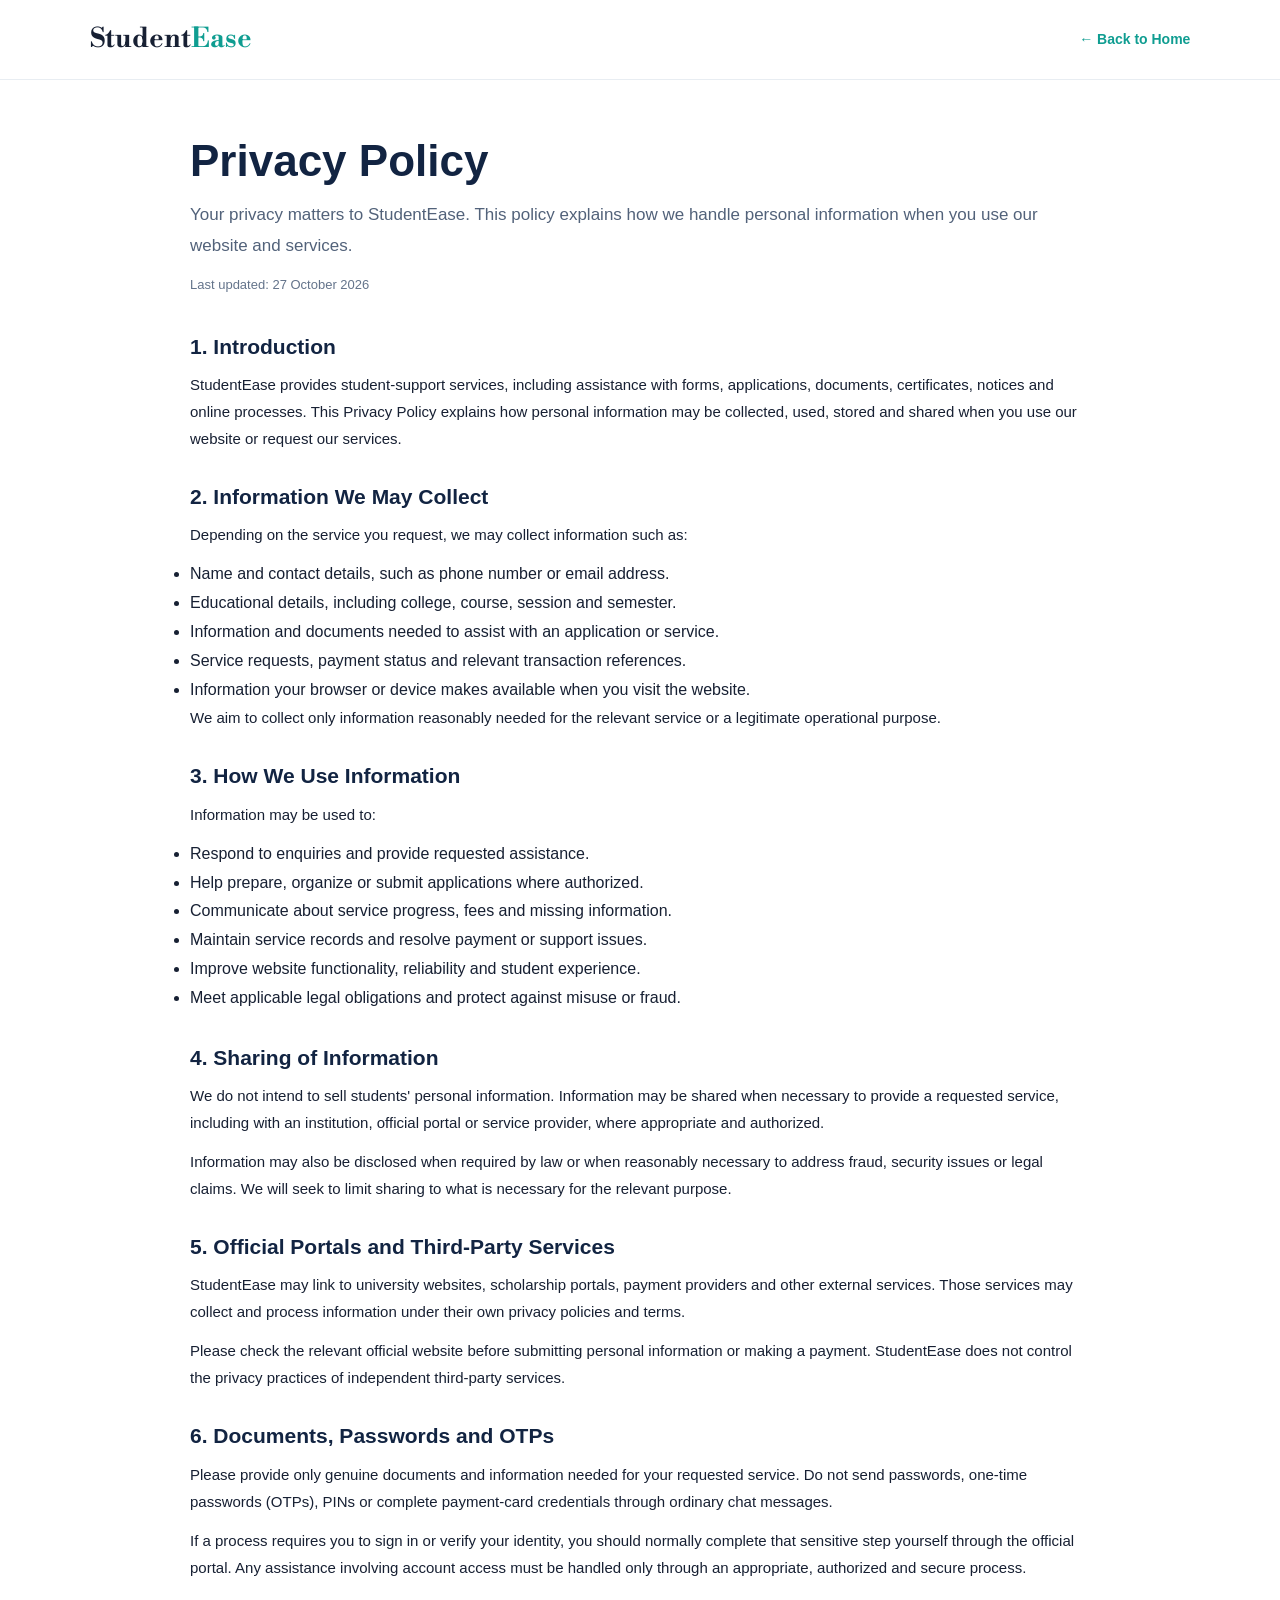
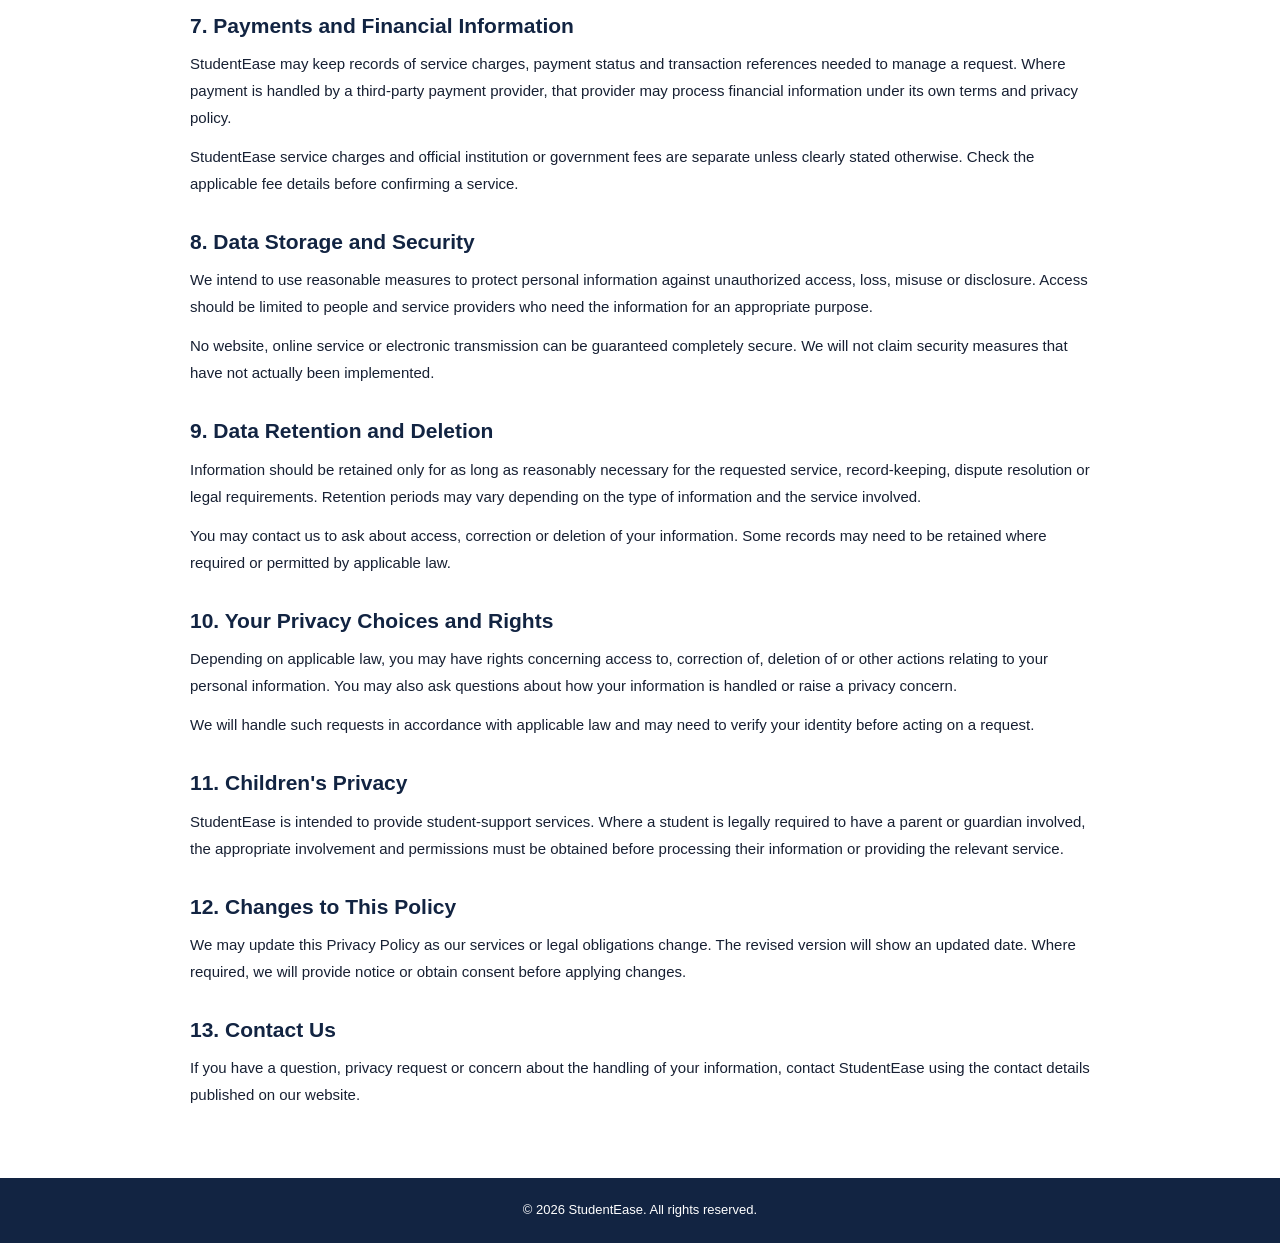
<file: privacy-policy.html>
<!DOCTYPE html>
<html lang="en">
<head>
    <meta charset="UTF-8">
    <meta name="viewport" content="width=device-width, initial-scale=1.0">
    <title>Privacy Policy | StudentEase</title>
    <meta name="description" content="Learn how StudentEase collects, uses, and protects students' personal information.">
    <link rel="stylesheet" href="style.css">
</head>
<body>

    <header class="legal-header">
        <a href="index.html" class="legal-logo">
            Student<span>Ease</span>
        </a>
        <a href="index.html" class="legal-home-link">← Back to Home</a>
    </header>

    <main class="legal-page">
        <h1>Privacy Policy</h1>

        <p class="legal-intro">
            Your privacy matters to StudentEase. This policy explains how we handle
            personal information when you use our website and services.
        </p>

        <p class="legal-updated">Last updated: 27 October 2026</p>

        <section class="legal-section">
            <h2>1. Introduction</h2>
            <p>
        StudentEase provides student-support services, including assistance with
        forms, applications, documents, certificates, notices and online processes.
        This Privacy Policy explains how personal information may be collected,
        used, stored and shared when you use our website or request our services.
    </p>
</section>

<section class="legal-section">
    <h2>2. Information We May Collect</h2>
    <p>Depending on the service you request, we may collect information such as:</p>
    <ul>
        <li>Name and contact details, such as phone number or email address.</li>
        <li>Educational details, including college, course, session and semester.</li>
        <li>Information and documents needed to assist with an application or service.</li>
        <li>Service requests, payment status and relevant transaction references.</li>
        <li>Information your browser or device makes available when you visit the website.</li>
    </ul>
    <p>
        We aim to collect only information reasonably needed for the relevant
        service or a legitimate operational purpose.
    </p>
</section>

<section class="legal-section">
    <h2>3. How We Use Information</h2>
    <p>Information may be used to:</p>
    <ul>
        <li>Respond to enquiries and provide requested assistance.</li>
        <li>Help prepare, organize or submit applications where authorized.</li>
        <li>Communicate about service progress, fees and missing information.</li>
        <li>Maintain service records and resolve payment or support issues.</li>
        <li>Improve website functionality, reliability and student experience.</li>
        <li>Meet applicable legal obligations and protect against misuse or fraud.</li>
    </ul>
</section>

<section class="legal-section">
    <h2>4. Sharing of Information</h2>
    <p>
        We do not intend to sell students' personal information. Information may
        be shared when necessary to provide a requested service, including with
        an institution, official portal or service provider, where appropriate
        and authorized.
    </p>
    <p>
        Information may also be disclosed when required by law or when reasonably
        necessary to address fraud, security issues or legal claims. We will seek
        to limit sharing to what is necessary for the relevant purpose.
    </p>
</section>

<section class="legal-section">
    <h2>5. Official Portals and Third-Party Services</h2>
    <p>
        StudentEase may link to university websites, scholarship portals, payment
        providers and other external services. Those services may collect and
        process information under their own privacy policies and terms.
    </p>
    <p>
        Please check the relevant official website before submitting personal
        information or making a payment. StudentEase does not control the privacy
        practices of independent third-party services.
    </p>
</section>

<section class="legal-section">
    <h2>6. Documents, Passwords and OTPs</h2>
    <p>
        Please provide only genuine documents and information needed for your
        requested service. Do not send passwords, one-time passwords (OTPs), PINs
        or complete payment-card credentials through ordinary chat messages.
    </p>
    <p>
        If a process requires you to sign in or verify your identity, you should
        normally complete that sensitive step yourself through the official
        portal. Any assistance involving account access must be handled only
        through an appropriate, authorized and secure process.
    </p>
</section>

<section class="legal-section">
    <h2>7. Payments and Financial Information</h2>
    <p>
        StudentEase may keep records of service charges, payment status and
        transaction references needed to manage a request. Where payment is
        handled by a third-party payment provider, that provider may process
        financial information under its own terms and privacy policy.
    </p>
    <p>
        StudentEase service charges and official institution or government fees
        are separate unless clearly stated otherwise. Check the applicable fee
        details before confirming a service.
    </p>
</section>

<section class="legal-section">
    <h2>8. Data Storage and Security</h2>
    <p>
        We intend to use reasonable measures to protect personal information
        against unauthorized access, loss, misuse or disclosure. Access should
        be limited to people and service providers who need the information for
        an appropriate purpose.
    </p>
    <p>
        No website, online service or electronic transmission can be guaranteed
        completely secure. We will not claim security measures that have not
        actually been implemented.
    </p>
</section>

<section class="legal-section">
    <h2>9. Data Retention and Deletion</h2>
    <p>
        Information should be retained only for as long as reasonably necessary
        for the requested service, record-keeping, dispute resolution or legal
        requirements. Retention periods may vary depending on the type of
        information and the service involved.
    </p>
    <p>
        You may contact us to ask about access, correction or deletion of your
        information. Some records may need to be retained where required or
        permitted by applicable law.
    </p>
</section>

<section class="legal-section">
    <h2>10. Your Privacy Choices and Rights</h2>
    <p>
        Depending on applicable law, you may have rights concerning access to,
        correction of, deletion of or other actions relating to your personal
        information. You may also ask questions about how your information is
        handled or raise a privacy concern.
    </p>
    <p>
        We will handle such requests in accordance with applicable law and may
        need to verify your identity before acting on a request.
    </p>
</section>

<section class="legal-section">
    <h2>11. Children's Privacy</h2>
    <p>
        StudentEase is intended to provide student-support services. Where a
        student is legally required to have a parent or guardian involved,
        the appropriate involvement and permissions must be obtained before
        processing their information or providing the relevant service.
    </p>
</section>

<section class="legal-section">
    <h2>12. Changes to This Policy</h2>
    <p>
        We may update this Privacy Policy as our services or legal obligations
        change. The revised version will show an updated date. Where required,
        we will provide notice or obtain consent before applying changes.
    </p>
</section>

<section class="legal-section">
    <h2>13. Contact Us</h2>
    <p>
        If you have a question, privacy request or concern about the handling of
        your information, contact StudentEase using the contact details published
        on our website.
    </p>
</section>


    </main>

    <footer class="legal-footer">
        <p>© 2026 StudentEase. All rights reserved.</p>
    </footer>

</body>
</html>
</file>
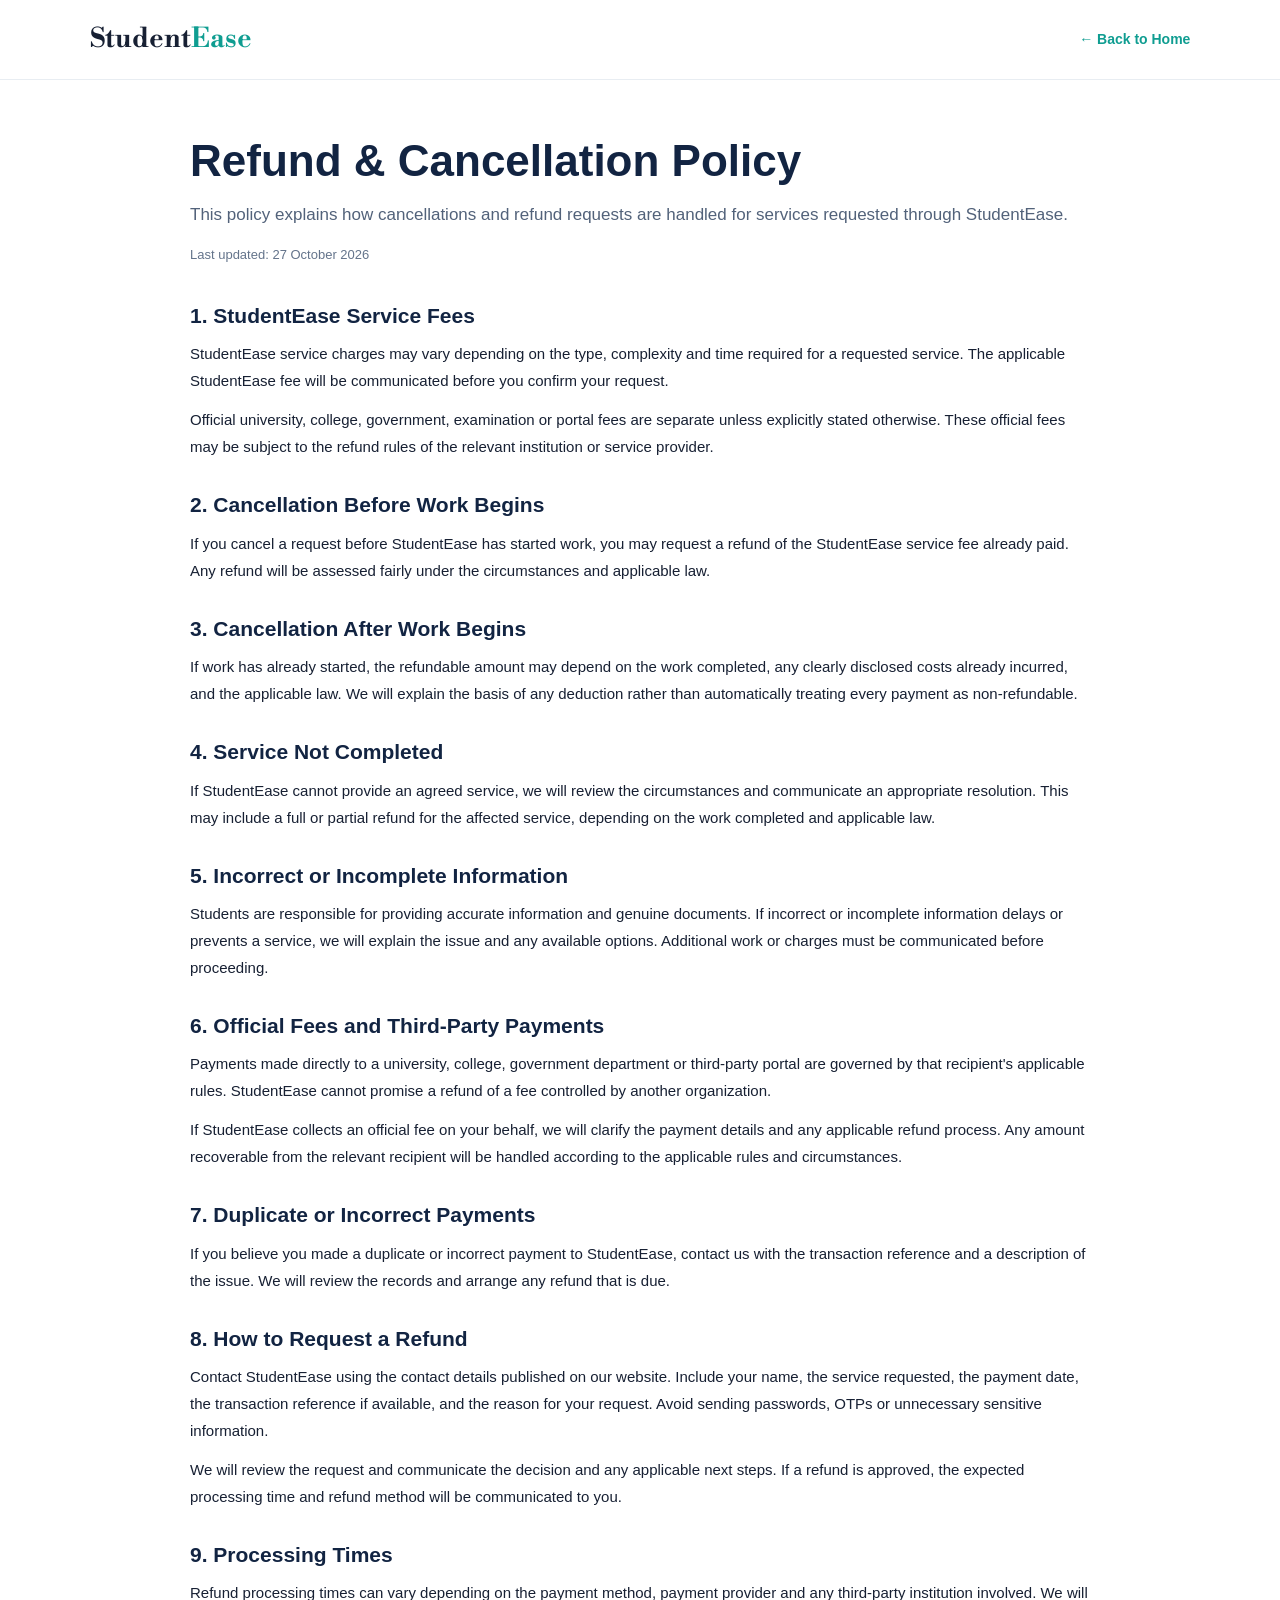
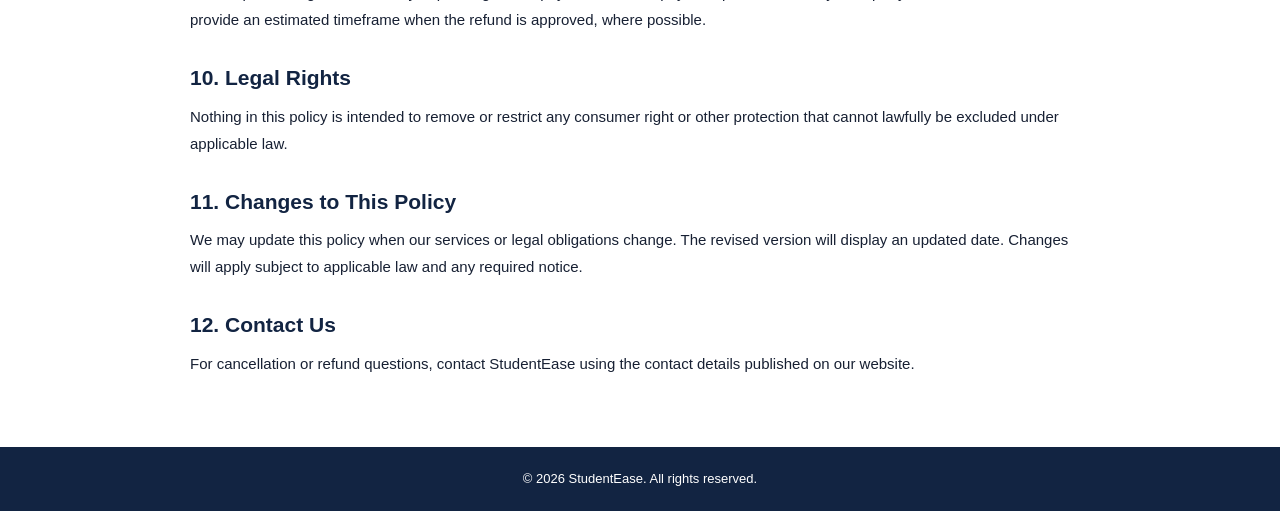
<file: refund-policy.html>
<!DOCTYPE html>
<html lang="en">
<head>
    <meta charset="UTF-8">
    <meta name="viewport" content="width=device-width, initial-scale=1.0">
    <title>Refund & Cancellation Policy | StudentEase</title>
    <meta name="description" content="Read the StudentEase refund, cancellation and service-fee policy.">
    <link rel="stylesheet" href="style.css">
</head>
<body>

    <header class="legal-header">
        <a href="index.html" class="legal-logo">
            Student<span>Ease</span>
        </a>
        <a href="index.html" class="legal-home-link">← Back to Home</a>
    </header>

    <main class="legal-page">
        <h1>Refund & Cancellation Policy</h1>

        <p class="legal-intro">
            This policy explains how cancellations and refund requests are handled
            for services requested through StudentEase.
        </p>

        <p class="legal-updated">Last updated: 27 October 2026</p>

        <section class="legal-section">
            <h2>1. StudentEase Service Fees</h2>
            <p>
                StudentEase service charges may vary depending on the type,
                complexity and time required for a requested service. The applicable
                StudentEase fee will be communicated before you confirm your request.
            </p>
            <p>
                Official university, college, government, examination or portal fees
                are separate unless explicitly stated otherwise. These official fees
                may be subject to the refund rules of the relevant institution or
                service provider.
            </p>
        </section>

        <section class="legal-section">
            <h2>2. Cancellation Before Work Begins</h2>
            <p>
                If you cancel a request before StudentEase has started work, you
                may request a refund of the StudentEase service fee already paid.
                Any refund will be assessed fairly under the circumstances and
                applicable law.
            </p>
        </section>

        <section class="legal-section">
            <h2>3. Cancellation After Work Begins</h2>
            <p>
                If work has already started, the refundable amount may depend on
                the work completed, any clearly disclosed costs already incurred,
                and the applicable law. We will explain the basis of any deduction
                rather than automatically treating every payment as non-refundable.
            </p>
        </section>

        <section class="legal-section">
            <h2>4. Service Not Completed</h2>
            <p>
                If StudentEase cannot provide an agreed service, we will review
                the circumstances and communicate an appropriate resolution. This
                may include a full or partial refund for the affected service,
                depending on the work completed and applicable law.
            </p>
        </section>

        <section class="legal-section">
            <h2>5. Incorrect or Incomplete Information</h2>
            <p>
                Students are responsible for providing accurate information and
                genuine documents. If incorrect or incomplete information delays
                or prevents a service, we will explain the issue and any available
                options. Additional work or charges must be communicated before
                proceeding.
            </p>
        </section>

        <section class="legal-section">
            <h2>6. Official Fees and Third-Party Payments</h2>
            <p>
                Payments made directly to a university, college, government
                department or third-party portal are governed by that recipient's
                applicable rules. StudentEase cannot promise a refund of a fee
                controlled by another organization.
            </p>
            <p>
                If StudentEase collects an official fee on your behalf, we will
                clarify the payment details and any applicable refund process.
                Any amount recoverable from the relevant recipient will be handled
                according to the applicable rules and circumstances.
            </p>
        </section>

        <section class="legal-section">
            <h2>7. Duplicate or Incorrect Payments</h2>
            <p>
                If you believe you made a duplicate or incorrect payment to
                StudentEase, contact us with the transaction reference and a
                description of the issue. We will review the records and arrange
                any refund that is due.
            </p>
        </section>

        <section class="legal-section">
            <h2>8. How to Request a Refund</h2>
            <p>
                Contact StudentEase using the contact details published on our
                website. Include your name, the service requested, the payment
                date, the transaction reference if available, and the reason for
                your request. Avoid sending passwords, OTPs or unnecessary sensitive
                information.
            </p>
            <p>
                We will review the request and communicate the decision and any
                applicable next steps. If a refund is approved, the expected
                processing time and refund method will be communicated to you.
            </p>
        </section>

        <section class="legal-section">
            <h2>9. Processing Times</h2>
            <p>
                Refund processing times can vary depending on the payment method,
                payment provider and any third-party institution involved. We will
                provide an estimated timeframe when the refund is approved, where
                possible.
            </p>
        </section>

        <section class="legal-section">
            <h2>10. Legal Rights</h2>
            <p>
                Nothing in this policy is intended to remove or restrict any
                consumer right or other protection that cannot lawfully be excluded
                under applicable law.
            </p>
        </section>

        <section class="legal-section">
            <h2>11. Changes to This Policy</h2>
            <p>
                We may update this policy when our services or legal obligations
                change. The revised version will display an updated date. Changes
                will apply subject to applicable law and any required notice.
            </p>
        </section>

        <section class="legal-section">
            <h2>12. Contact Us</h2>
            <p>
                For cancellation or refund questions, contact StudentEase using
                the contact details published on our website.
            </p>
        </section>

    </main>

    <footer class="legal-footer">
        <p>© 2026 StudentEase. All rights reserved.</p>
    </footer>

</body>
</html>
</file>
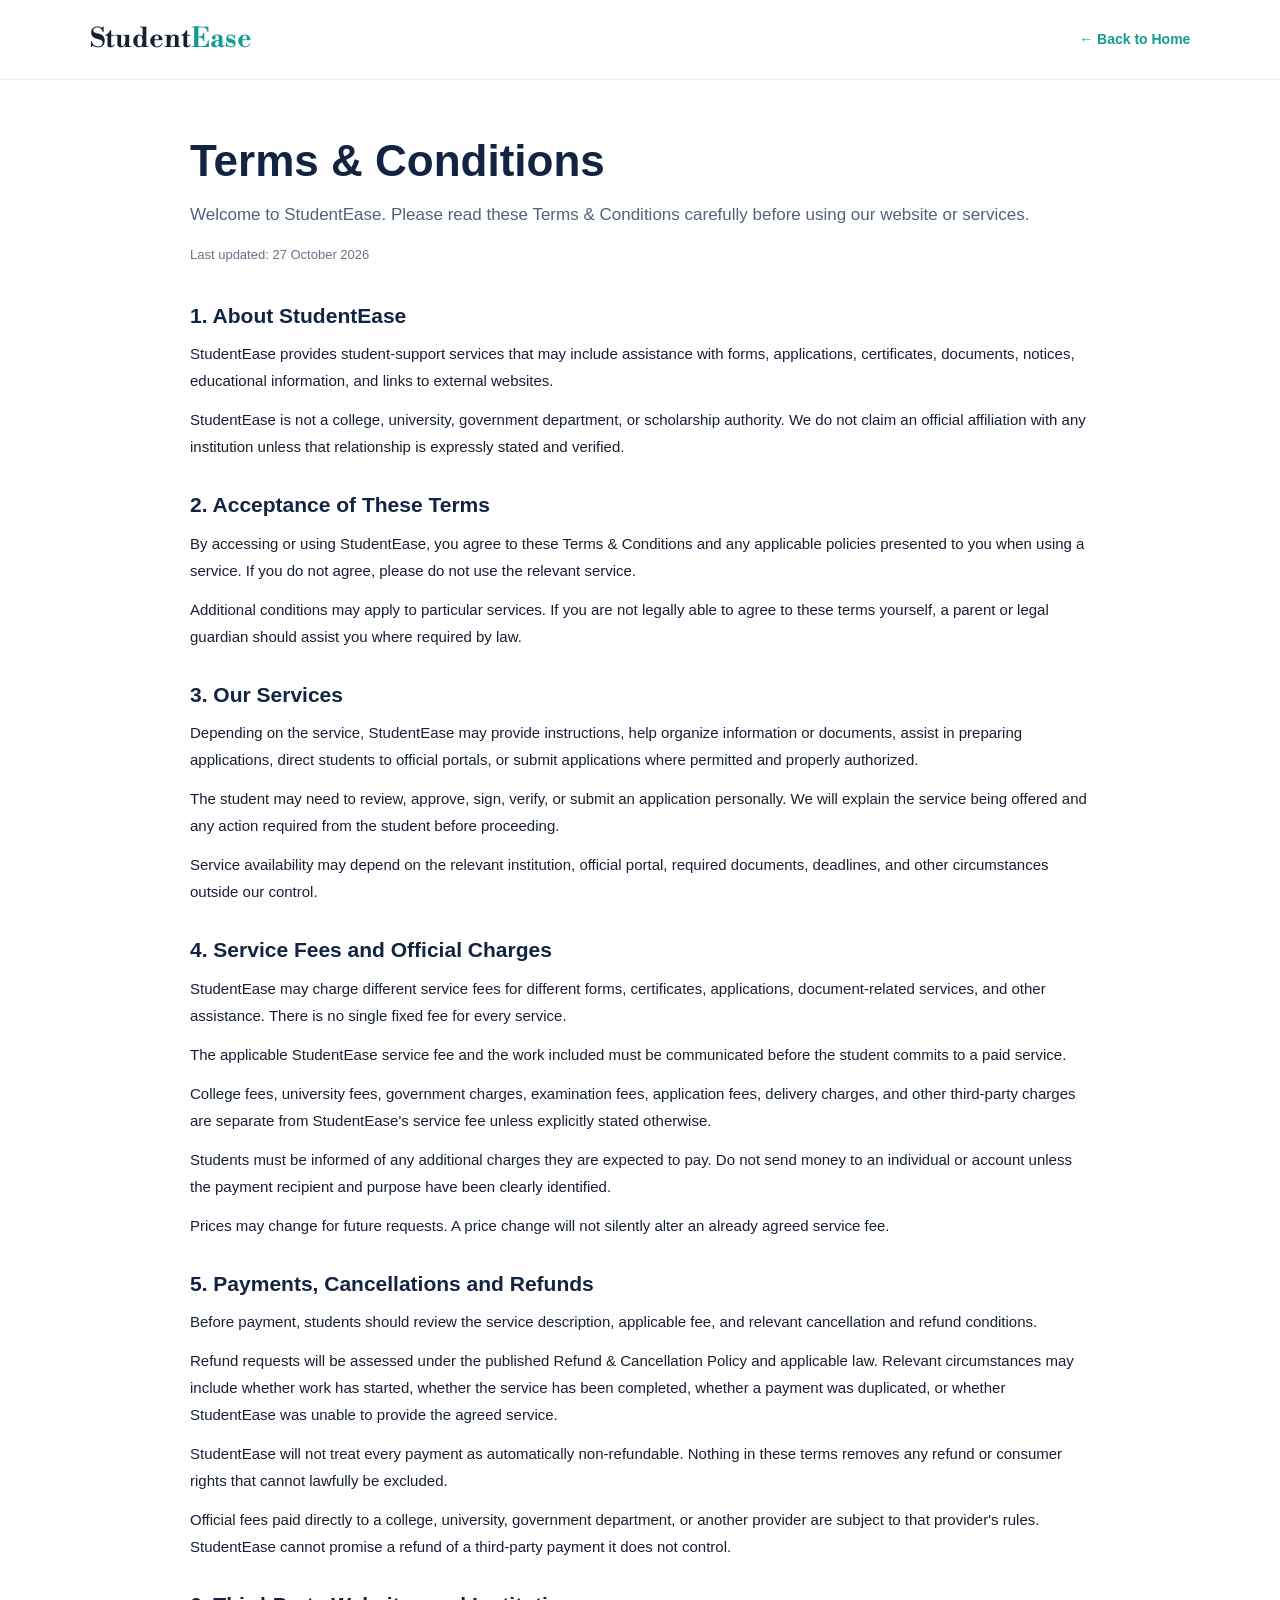
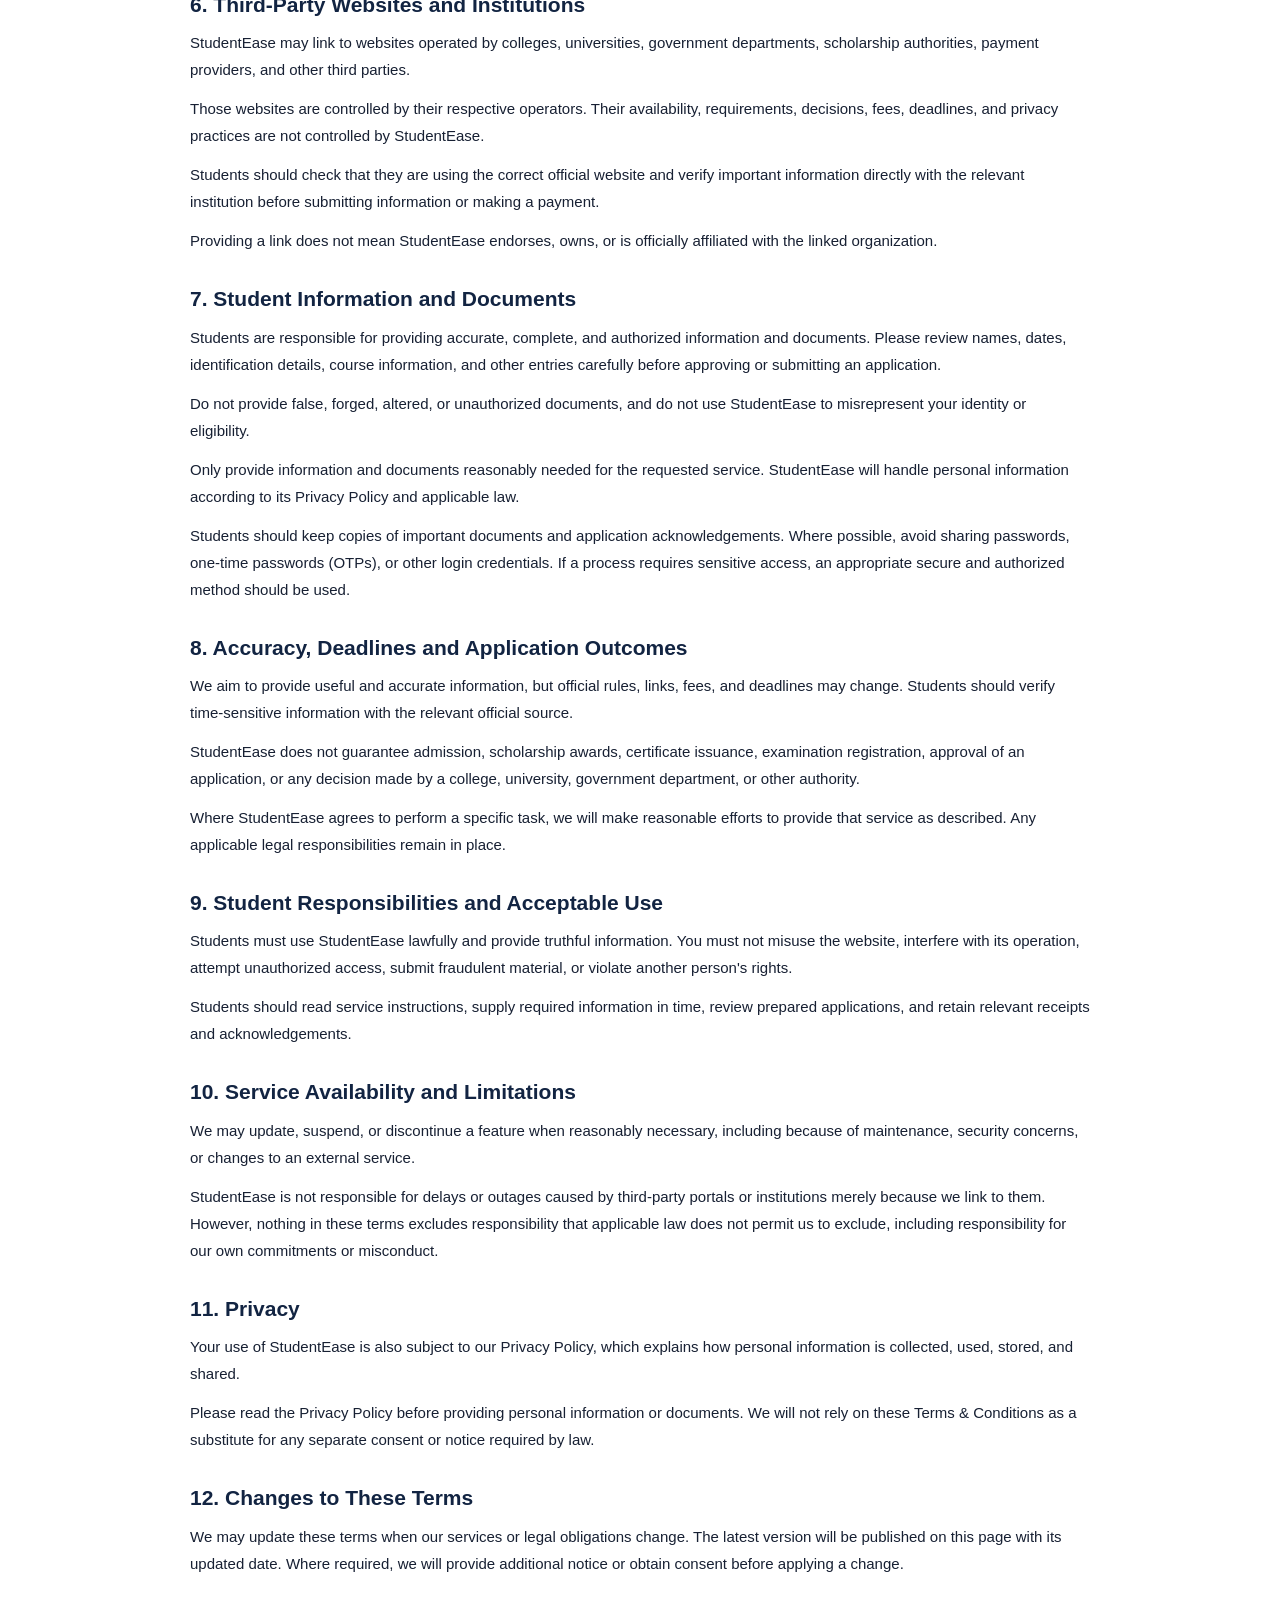
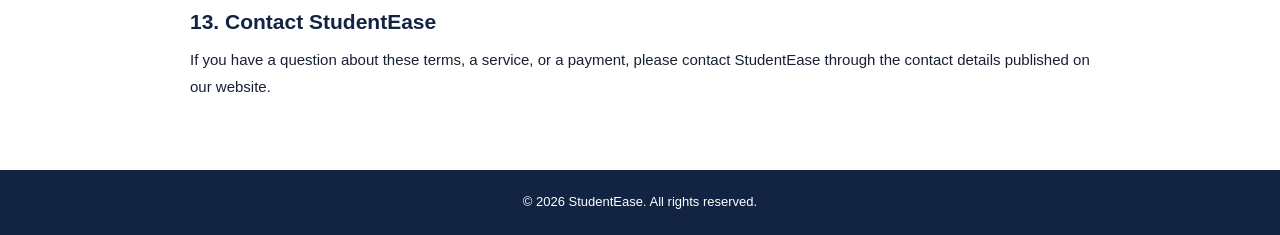
<file: terms-and-conditions.html>
<!DOCTYPE html>

<html lang="en">
<head>
    <meta charset="UTF-8">
    <meta name="viewport" content="width=device-width, initial-scale=1.0">

<title>Terms & Conditions | StudentEase</title>

<meta name="description" content="Read the terms and conditions governing the use of StudentEase services.">

<link rel="stylesheet" href="style.css">

</head>

<body>

<header class="legal-header">
    <a href="index.html" class="legal-logo">
        Student<span>Ease</span>
    </a>

    <a href="index.html" class="legal-home-link">
        ← Back to Home
    </a>
</header>

<main class="legal-page">

    <h1>Terms & Conditions</h1>

    <p class="legal-intro">
        Welcome to StudentEase. Please read these Terms & Conditions
        carefully before using our website or services.
    </p>

    <p class="legal-updated">
        Last updated: 27 October 2026
    </p>

    <section class="legal-section">
    <h2>1. About StudentEase</h2>
    <p>StudentEase provides student-support services that may include assistance with forms, applications, certificates, documents, notices, educational information, and links to external websites.</p>
    <p>StudentEase is not a college, university, government department, or scholarship authority. We do not claim an official affiliation with any institution unless that relationship is expressly stated and verified.</p>
</section>

<section class="legal-section">
    <h2>2. Acceptance of These Terms</h2>
    <p>By accessing or using StudentEase, you agree to these Terms & Conditions and any applicable policies presented to you when using a service. If you do not agree, please do not use the relevant service.</p>
    <p>Additional conditions may apply to particular services. If you are not legally able to agree to these terms yourself, a parent or legal guardian should assist you where required by law.</p>
</section>

<section class="legal-section">
    <h2>3. Our Services</h2>
    <p>Depending on the service, StudentEase may provide instructions, help organize information or documents, assist in preparing applications, direct students to official portals, or submit applications where permitted and properly authorized.</p>
    <p>The student may need to review, approve, sign, verify, or submit an application personally. We will explain the service being offered and any action required from the student before proceeding.</p>
    <p>Service availability may depend on the relevant institution, official portal, required documents, deadlines, and other circumstances outside our control.</p>
</section>

<section class="legal-section">
    <h2>4. Service Fees and Official Charges</h2>
    <p>StudentEase may charge different service fees for different forms, certificates, applications, document-related services, and other assistance. There is no single fixed fee for every service.</p>
    <p>The applicable StudentEase service fee and the work included must be communicated before the student commits to a paid service.</p>
    <p>College fees, university fees, government charges, examination fees, application fees, delivery charges, and other third-party charges are separate from StudentEase's service fee unless explicitly stated otherwise.</p>
    <p>Students must be informed of any additional charges they are expected to pay. Do not send money to an individual or account unless the payment recipient and purpose have been clearly identified.</p>
    <p>Prices may change for future requests. A price change will not silently alter an already agreed service fee.</p>
</section>

<section class="legal-section">
    <h2>5. Payments, Cancellations and Refunds</h2>
    <p>Before payment, students should review the service description, applicable fee, and relevant cancellation and refund conditions.</p>
    <p>Refund requests will be assessed under the published Refund &amp; Cancellation Policy and applicable law. Relevant circumstances may include whether work has started, whether the service has been completed, whether a payment was duplicated, or whether StudentEase was unable to provide the agreed service.</p>
    <p>StudentEase will not treat every payment as automatically non-refundable. Nothing in these terms removes any refund or consumer rights that cannot lawfully be excluded.</p>
    <p>Official fees paid directly to a college, university, government department, or another provider are subject to that provider's rules. StudentEase cannot promise a refund of a third-party payment it does not control.</p>
</section>

<section class="legal-section">
    <h2>6. Third-Party Websites and Institutions</h2>
    <p>StudentEase may link to websites operated by colleges, universities, government departments, scholarship authorities, payment providers, and other third parties.</p>
    <p>Those websites are controlled by their respective operators. Their availability, requirements, decisions, fees, deadlines, and privacy practices are not controlled by StudentEase.</p>
    <p>Students should check that they are using the correct official website and verify important information directly with the relevant institution before submitting information or making a payment.</p>
    <p>Providing a link does not mean StudentEase endorses, owns, or is officially affiliated with the linked organization.</p>
</section>

<section class="legal-section">
    <h2>7. Student Information and Documents</h2>
    <p>Students are responsible for providing accurate, complete, and authorized information and documents. Please review names, dates, identification details, course information, and other entries carefully before approving or submitting an application.</p>
    <p>Do not provide false, forged, altered, or unauthorized documents, and do not use StudentEase to misrepresent your identity or eligibility.</p>
    <p>Only provide information and documents reasonably needed for the requested service. StudentEase will handle personal information according to its Privacy Policy and applicable law.</p>
    <p>Students should keep copies of important documents and application acknowledgements. Where possible, avoid sharing passwords, one-time passwords (OTPs), or other login credentials. If a process requires sensitive access, an appropriate secure and authorized method should be used.</p>
</section>

<section class="legal-section">
    <h2>8. Accuracy, Deadlines and Application Outcomes</h2>
    <p>We aim to provide useful and accurate information, but official rules, links, fees, and deadlines may change. Students should verify time-sensitive information with the relevant official source.</p>
    <p>StudentEase does not guarantee admission, scholarship awards, certificate issuance, examination registration, approval of an application, or any decision made by a college, university, government department, or other authority.</p>
    <p>Where StudentEase agrees to perform a specific task, we will make reasonable efforts to provide that service as described. Any applicable legal responsibilities remain in place.</p>
</section>

<section class="legal-section">
    <h2>9. Student Responsibilities and Acceptable Use</h2>
    <p>Students must use StudentEase lawfully and provide truthful information. You must not misuse the website, interfere with its operation, attempt unauthorized access, submit fraudulent material, or violate another person's rights.</p>
    <p>Students should read service instructions, supply required information in time, review prepared applications, and retain relevant receipts and acknowledgements.</p>
</section>

<section class="legal-section">
    <h2>10. Service Availability and Limitations</h2>
    <p>We may update, suspend, or discontinue a feature when reasonably necessary, including because of maintenance, security concerns, or changes to an external service.</p>
    <p>StudentEase is not responsible for delays or outages caused by third-party portals or institutions merely because we link to them. However, nothing in these terms excludes responsibility that applicable law does not permit us to exclude, including responsibility for our own commitments or misconduct.</p>
</section>

<section class="legal-section">
    <h2>11. Privacy</h2>
    <p>Your use of StudentEase is also subject to our Privacy Policy, which explains how personal information is collected, used, stored, and shared.</p>
    <p>Please read the Privacy Policy before providing personal information or documents. We will not rely on these Terms &amp; Conditions as a substitute for any separate consent or notice required by law.</p>
</section>

<section class="legal-section">
    <h2>12. Changes to These Terms</h2>
    <p>We may update these terms when our services or legal obligations change. The latest version will be published on this page with its updated date. Where required, we will provide additional notice or obtain consent before applying a change.</p>
</section>

<section class="legal-section">
    <h2>13. Contact StudentEase</h2>
    <p>If you have a question about these terms, a service, or a payment, please contact StudentEase through the contact details published on our website.</p>
</section>


</main>

<footer class="legal-footer">
    <p>© 2026 StudentEase. All rights reserved.</p>
</footer>

</body>
</html>
</file>
<file: style.css>
@import url('https://fonts.googleapis.com/css2?family=Libre+Bodoni:wght@500;600;700&display=swap');

* {
    margin: 0;
    padding: 0;
    box-sizing: border-box;
}

html {
    scroll-behavior: smooth;
}

body {
    font-family: Arial, Helvetica, sans-serif;
    color: #172033;
    background: #ffffff;
    line-height: 1.6;
}

a {
    text-decoration: none;
    color: inherit;
}


/* =========================================
   HEADER
   ========================================= */

.site-header {
    position: sticky;
    top: 0;
    z-index: 1000;

    background: rgba(255, 255, 255, 0.95);
    backdrop-filter: blur(15px);

    border-bottom: 1px solid #eef2f7;
}

.header-container {
    max-width: 1150px;
    margin: auto;

    height: 68px;

    display: flex;
    align-items: center;
    justify-content: space-between;

    padding: 0 25px;
}

.logo {
    display: flex;
    align-items: center;
    gap: 9px;
}

.logo-icon {
    font-size: 24px;
}

.logo-text {
    font-family: 'Libre Bodoni', serif;
    font-size: 23px;
    font-weight: 700;
    letter-spacing: -0.7px;
    color: #172033;
    line-height: 1;
}

.logo-text span {
    color: #0f9d91;
    font-weight: 700;
}

.main-nav {
    display: flex;
    align-items: center;
    gap: 34px;
}

.nav-link {
    position: relative;

    font-size: 13px;
    font-weight: 600;

    color: #172033;

    padding: 24px 0;
}

.nav-link:hover,
.nav-link.active {
    color: #0f9d91;
}

.nav-link.active::after {
    content: "";
    position: absolute;
    left: 0;
    right: 0;
    bottom: 12px;
    height: 2px;
    background: #0f9d91;
    border-radius: 10px;
    animation: underlineSlide 0.35s ease;
}

@keyframes underlineSlide {
    from {
        transform: scaleX(0);
        transform-origin: left;
    }

    to {
        transform: scaleX(1);
        transform-origin: left;
    }
}

.header-button {
    background: #0f9d91;
    color: white;

    padding: 10px 22px;

    border-radius: 10px;

    font-size: 13px;
    font-weight: 600;

    box-shadow: 0 5px 15px rgba(37, 99, 235, 0.22);

    transition: 0.2s ease;
}

.header-button:hover {
    background: #087c73;
    transform: translateY(-2px);
}


/* =========================================
   HERO
   ========================================= */

.hero {
    background: linear-gradient(
        110deg,
        #f5fbfa,
        #edf9f7
    );

    overflow: hidden;
}

.hero-container {
    max-width: 1150px;
    min-height: 290px;

    margin: auto;

    padding: 40px 25px;

    display: grid;
    grid-template-columns: 1fr 1fr;

    align-items: center;
}

.hero-content {
    max-width: 560px;
}

.hero-badge {
    display: inline-block;

    background: #e2f7f5;
    color: #0f9d91;

    padding: 5px 12px;

    border-radius: 30px;

    font-size: 11px;
    font-weight: 700;

    margin-bottom: 10px;
}

.hero h1 {
    margin: 0 0 20px;

    font-size: 52px;
    line-height: 1.08;
    letter-spacing: -1.8px;

    color: #172033;
}

.hero h1 span {
    display: block;
    color: #0f9d91;
}



.hero p {
    color: #52627a;

    font-size: 16px;
    line-height: 1.7;

    max-width: 540px;

    margin: 0 0 27px;
}

.primary-button {
    display: inline-flex;
    align-items: center;
    gap: 15px;

    border: none;

    background: #0f9d91;
    color: white;

    padding: 11px 18px;

    border-radius: 9px;

    font-size: 13px;
    font-weight: 600;

    cursor: pointer;

    box-shadow: 0 7px 17px rgba(37, 99, 235, 0.2);

    transition: 0.2s ease;
}

.primary-button:hover {
    background: #087c73;
    transform: translateY(-2px);
}


/* HERO ILLUSTRATION */

.hero-visual {
    position: relative;

    height: 300px;

    display: flex;
    align-items: center;
    justify-content: center;

    overflow: hidden;
}

.hero-student-image {
    width: 115%;
    max-width: 700px;

    height: auto;

    display: block;

    object-fit: contain;

    transform: translateX(4%);

    -webkit-mask-image:
        linear-gradient(to right,
            transparent 0%,
            black 18%,
            black 88%,
            transparent 100%
        ),
        linear-gradient(to bottom,
            transparent 0%,
            black 12%,
            black 82%,
            transparent 100%
        );

    -webkit-mask-composite: intersect;

    mask-image:
        linear-gradient(to right,
            transparent 0%,
            black 18%,
            black 88%,
            transparent 100%
        ),
        linear-gradient(to bottom,
            transparent 0%,
            black 12%,
            black 82%,
            transparent 100%
        );

    mask-composite: intersect;
}


/* =========================================
   STUDENT HUB
   ========================================= */

.student-hub {
    background: #f2faf9;

    padding: 15px 10px 30px;
}

.hub-container {
    max-width: 1150px;

    margin: auto;

    padding: 25px 55px 30px;

    background: #f0f9f8;

    border-radius: 10px;
}

.hub-heading {
    margin-bottom: 15px;
}

/* =========================
   STUDENT SERVICES BADGE
========================= */

.student-services-badge {
    display: inline-flex;
    align-items: center;
    gap: 9px;

    padding: 8px 16px;

    background: #dff5f2;
    border-radius: 10px;

    color: #0f8077;

    font-size: 13px;
    font-weight: 800;

    letter-spacing: 0.8px;

    margin-bottom: 14px;
}

.student-services-icon {
    font-size: 17px;
    line-height: 1;
}

.hub-heading h2 {
    font-size: 25px;

    line-height: 1.2;

    margin-bottom: 4px;
}

.hub-heading p {
    font-size: 13px;

    color: #52627a;

    max-width: 580px;
}


/* selectors */

.selector-box {
    background: white;

    border: 1px solid #d7ebe8;

    border-radius: 13px;

    padding: 15px 20px;

    display: grid;

    grid-template-columns: 1fr 1fr 210px;

    gap: 28px;

    align-items: end;
}

.selector-group label {
    display: block;

    font-size: 12px;

    font-weight: 700;

    margin-bottom: 6px;
}

.selector-group select {
    width: 100%;

    padding: 9px 13px;

    border: 1px solid #d3e8e5;

    border-radius: 8px;

    background: white;

    color: #172033;

    font-size: 12px;

    outline: none;

    cursor: pointer;
}

.selector-group select:focus {
    border-color: #0f9d91;

    box-shadow: 0 0 0 3px rgba(37,99,235,0.08);
}

.selector-info {
    display: flex;

    gap: 10px;

    align-items: center;

    background: #f2faf9;

    border: 1px solid #d8ebe9;

    border-radius: 10px;

    padding: 10px;

    font-size: 10px;

    color: #52627a;
}

.info-icon {
    min-width: 19px;
    height: 19px;

    display: flex;

    align-items: center;
    justify-content: center;

    border-radius: 50%;

    background: #e3f6f3;

    color: #0f9d91;

    font-weight: 700;
}


/* result */

.hub-result {
    margin-top: 15px;

    background: white;

    border-radius: 11px;

    padding: 15px;

    min-height: 75px;
}

.result-header {
    display: flex;

    align-items: center;

    gap: 12px;

    background: linear-gradient(
        100deg,
        #e5f7f5,
        #f2faf9
    );

    padding: 12px 16px;

    border-radius: 10px;
}

.calendar-icon {
    width: 32px;
    height: 32px;

    border-radius: 9px;

    background: white;

    color: #0f9d91;

    display: flex;

    align-items: center;
    justify-content: center;

    font-size: 17px;
}

.result-header h3 {
    font-size: 15px;

    margin-bottom: 1px;
}

.result-header p {
    font-size: 11px;

    color: #52627a;
}


/* service cards */

.hub-services {
    display: grid;

    grid-template-columns: repeat(3, 1fr);

    gap: 12px;

    margin-top: 15px;
}

.hub-service-card {
    min-height: 85px;

    border-radius: 11px;

    padding: 14px;

    display: flex;

    align-items: center;

    gap: 13px;

    position: relative;

    transition: 0.2s ease;
}

.hub-service-card:hover {
    transform: translateY(-3px);

    box-shadow: 0 8px 18px rgba(30,50,80,0.08);
}

.hub-service-card:nth-child(1) {
    background: #edf5ff;
}

.hub-service-card:nth-child(2) {
    background: #ecfbf6;
}

.hub-service-card:nth-child(3) {
    background: #f4efff;
}

.hub-service-card:nth-child(4) {
    background: #fff8e9;
}

.hub-service-card:nth-child(5) {
    background: #fff0f1;
}

.hub-service-card:nth-child(6) {
    background: #ebf9f8;
}

.card-icon {
    width: 43px;
    height: 43px;

    flex-shrink: 0;

    border-radius: 50%;

    display: flex;

    align-items: center;
    justify-content: center;

    font-size: 20px;
}

.card-text h4 {
    font-size: 13px;

    margin-bottom: 3px;
}

.card-text p {
    font-size: 10px;

    color: #607089;
}

.card-arrow {
    margin-left: auto;

    width: 22px;
    height: 22px;

    display: flex;

    align-items: center;
    justify-content: center;

    border-radius: 50%;

    background: rgba(255,255,255,0.65);

    color: #0f9d91;
}


/* =========================================
   SERVICES
   ========================================= */

.services-section {
    padding: 55px 25px;

    background: #f1f7f6;
}

.services-container {
    max-width: 1020px;

    margin: auto;

    display: grid;

    grid-template-columns: 0.9fr 1.4fr;

    gap: 80px;

    align-items: center;
}

.services-intro h2 {
    font-size: 27px;

    margin-bottom: 8px;
}

.services-intro p {
    font-size: 13px;

    color: #52627a;

    max-width: 350px;
}

.service-list {
    display: grid;

    grid-template-columns: 1fr 1fr;

    gap: 28px 35px;
}

.service-item {
    display: flex;

    gap: 14px;

    align-items: flex-start;
}

.service-icon {
    width: 42px;
    height: 42px;

    flex-shrink: 0;

    border-radius: 13px;

    display: flex;

    align-items: center;
    justify-content: center;

    font-size: 19px;
}

.service-icon.blue {
    background: #e3f6f3;
    color: #0f9d91;
}

.service-icon.green {
    background: #e3f8f1;
    color: #159570;
}

.service-icon.purple {
    background: #eee5ff;
    color: #6d35d9;
}

.service-icon.orange {
    background: #fff0ce;
    color: #ee9a00;
}

.service-item h3 {
    font-size: 13px;

    margin-bottom: 3px;
}

.service-item p {
    color: #64748b;

    font-size: 10px;
}

/* =========================================
   NOTICE BOARD
========================================= */

.notices-section {
    background: #f2faf9;
    padding: 90px 25px;
}

.notices-container {
    max-width: 1100px;
    margin: auto;

    display: grid;

    grid-template-columns: 0.75fr 1.25fr;

    column-gap: 70px;

    align-items: start;
}


/* =========================================
   LEFT INTRO
========================================= */

.notice-intro {
    grid-column: 1;
    grid-row: 1;

    align-self: start;
}

.notice-label {
    color: #0f9d91;

    font-size: 12px;
    font-weight: 700;

    letter-spacing: 0.8px;

    margin-bottom: 14px;
}

.notice-intro h2 {
    font-size: 42px;
    line-height: 1.15;

    letter-spacing: -1px;

    color: #14213d;

    margin: 0 0 16px;
}

.notice-intro p {
    max-width: 400px;

    font-size: 15px;
    line-height: 1.7;

    color: #52627a;

    margin: 0;
}


/* =========================================
   VIEW ALL — LEFT SIDE
========================================= */

.notice-board-footer {
    grid-column: 1;
    grid-row: 1;

    margin-top: 170px;

    text-align: left;
}

.notice-board-footer .primary-button {
    display: inline-flex;
    align-items: center;
    gap: 8px;

    padding: 12px 20px;

    border: none;
    border-radius: 8px;

    background: #0f9d91;

    color: #ffffff;

    font-size: 14px;
    font-weight: 600;

    cursor: pointer;

    transition: 0.25s ease;
}

.notice-board-footer .primary-button:hover {
    transform: translateY(-2px);

    box-shadow:
        0 8px 20px rgba(15, 157, 145, 0.18);
}


/* =========================================
   FILTERS — RIGHT SIDE
========================================= */

.notice-filters {
    grid-column: 2;
    grid-row: 1;

    display: flex;

    flex-wrap: wrap;

    gap: 7px;

    margin-bottom: 16px;
}

.notice-filter {
    border: 1px solid #e5ebf2;

    background: #ffffff;

    color: #64748b;

    padding: 7px 12px;

    border-radius: 20px;

    font-size: 11px;
    font-weight: 600;

    cursor: pointer;

    transition: 0.2s ease;
}

.notice-filter:hover {
    border-color: #0f9d91;
    color: #0f9d91;
}

.notice-filter.active {
    background: #0f9d91;
    border-color: #0f9d91;

    color: #ffffff;
}


/* =========================================
   NOTICE LIST — RIGHT SIDE
========================================= */

.notice-board-list {
    grid-column: 2;
    grid-row: 1;

    margin-top: 55px;

    background: #ffffff;

    border-radius: 18px;

    padding: 8px 22px;

    box-shadow:
        0 15px 40px rgba(30, 60, 100, 0.07);

    border: 1px solid rgba(15, 157, 145, 0.06);
}


/* =========================================
   NOTICE CARD
========================================= */

.notice-card {
    padding: 3px 16px;

    margin: 0 -6px;

    border-bottom: 1px solid #94a3b8;

    transition: 0.2s ease;

    cursor: pointer;
}
.notice-card:last-child {
    border-bottom: none;
}

.notice-card:hover {
    background: #f8fbfb;

    padding-left: 20px;
}


/* =========================================
   NOTICE TOP
========================================= */

.notice-card-top {
    display: flex;

    align-items: center;

    gap: 10px;

    margin-bottom: 7px;
}

.notice-category {
    font-size: 10px;
    font-weight: 700;

    text-transform: uppercase;

    letter-spacing: 0.5px;
}

.notice-category.examination {
    color: #ef4444;
}

.notice-category.internship {
    color: #0f9d91;
}

.notice-category.scholarship {
    color: #a855f7;
}

.notice-category.fees {
    color: #2563eb;
}

.notice-date {
    margin-left: auto;

    color: #64748b;

    font-size: 11px;
}

.notice-status {
    background: #ef4444;

    color: #ffffff;

    padding: 3px 7px;

    border-radius: 10px;

    font-size: 9px;
    font-weight: 700;
}


/* =========================================
   NOTICE TITLE
========================================= */

.notice-card h3 {
    margin: 0 0 4px;

    color: #172033;

    font-size: 15px;
    font-weight: 600;

    line-height: 1.4;
}

.notice-card p {
    margin: 0;

    color: #64748b;

    font-size: 12px;
    line-height: 1.5;
}


/* =========================================
   VIEW NOTICE
========================================= */

.notice-view {
    margin-top: 8px;

    padding: 0;

    border: none;

    background: none;

    color: #0f9d91;

    font-size: 11px;
    font-weight: 600;

    cursor: pointer;
}

.notice-view:hover {
    text-decoration: underline;
}

.notice-load-more {
    display: block;
    margin: 18px auto 8px;
    padding: 9px 18px;
    border: 1px solid #0f9d91;
    border-radius: 8px;
    background: #ffffff;
    color: #0f9d91;
    font-size: 12px;
    font-weight: 600;
    cursor: pointer;
    transition: 0.2s ease;
}

.notice-load-more:hover {
    background: #0f9d91;
    color: #ffffff;
    transform: translateY(-1px);
}

/* =========================================
   MOBILE
========================================= */

@media (max-width: 768px) {

    .notices-section {
        padding: 70px 20px;
    }

    .notices-container {
        grid-template-columns: 1fr;

        gap: 30px;
    }

    .notice-card {
        padding: 10px 12px;
    }

    .notice-intro {
        grid-column: 1;
        grid-row: auto;
    }

    .notice-intro h2 {
        font-size: 34px;
    }

    .notice-intro p {
        font-size: 14px;
    }

    .notice-board-footer {
        grid-column: 1;
        grid-row: auto;

        margin-top: -15px;

        text-align: left;
    }

    .notice-filters {
        grid-column: 1;
        grid-row: auto;

        overflow-x: auto;

        flex-wrap: nowrap;

        padding-bottom: 5px;
    }

    .notice-filter {
        flex-shrink: 0;
    }

    .notice-board-list {
        grid-column: 1;
        grid-row: auto;

        margin-top: -15px;

        padding: 8px 16px;
    }

    .notice-card-top {
        flex-wrap: wrap;
    }

    .notice-date {
        margin-left: auto;
    }
}



/* =========================================
   ABOUT
   ========================================= */

.about-section {
    padding: 60px 25px;

    text-align: center;

    background: white;
}

.about-container {
    max-width: 650px;

    margin: auto;
}

.about-container h2 {
    font-size: 28px;

    margin-bottom: 8px;
}

.about-container p {
    color: #64748b;

    font-size: 13px;
}


/* =========================================
   CONTACT
   ========================================= */

.contact-section {
    padding: 55px 25px;

    background: #f5fbfa;

    text-align: center;
}

.contact-container h2 {
    font-size: 27px;

    margin-bottom: 8px;
}

.contact-container p {
    color: #64748b;

    font-size: 13px;

    margin-bottom: 18px;
}


/* =========================================
   FOOTER
   ========================================= */

footer {
    background: #122442;
    color: white;
    padding: 42px 25px 18px;
}

.footer-container {
    max-width: 1100px;
    margin: auto;

    display: grid;
    grid-template-columns: 1.5fr 1fr 1.2fr 1.2fr;

    gap: 45px;

    padding-bottom: 32px;

    border-bottom: 1px solid rgba(255, 255, 255, 0.12);
}


/* BRAND */

.footer-brand {
    max-width: 260px;
}

.footer-logo {
    display: flex;
    align-items: center;
    gap: 8px;

    font-size: 18px;
    margin-bottom: 10px;
}
.footer-brand-name {
    font-family: 'Libre Bodoni', serif;
    font-size: 21px;
    font-weight: 700;
    letter-spacing: -0.5px;
    color: #ffffff;
    line-height: 1;
}

.footer-brand-name span {
    color: #0f9d91;
}

.footer-logo-icon {
    font-size: 20px;
}

.footer-brand p {
    color: #9cafc9;

    font-size: 13px;
    line-height: 1.7;
}


/* FOOTER COLUMNS */

.footer-column {
    display: flex;
    flex-direction: column;
    gap: 8px;
}

.footer-column h4 {
    margin-bottom: 8px;

    color: white;

    font-size: 14px;
    font-weight: 700;
}

.footer-column a {
    width: fit-content;

    color: #aebdd1;

    font-size: 12px;

    transition: 0.2s ease;
}

.footer-column a:hover {
    color: #0f9d91;
}

.footer-support-text {
    margin-top: 5px;

    max-width: 170px;

    color: #7187a5;

    font-size: 11px;
    line-height: 1.5;
}


/* FOOTER BOTTOM */

.footer-bottom {
    max-width: 1100px;

    margin: auto;

    padding-top: 16px;

    display: flex;

    justify-content: space-between;

    color: #7187a5;

    font-size: 11px;
}

/* =========================================
   MOBILE
   ========================================= */

@media (max-width: 800px) {

    .main-nav {
        display: none;
    }

    .header-button {
        padding: 9px 15px;
    }

    .hero-container {
        grid-template-columns: 1fr;

        text-align: center;
    }

    .hero-content {
        margin: auto;
    }

    .hero p {
        margin-left: auto;
        margin-right: auto;
    }

    .hero-visual {
        margin-top: 20px;

        transform: scale(0.85);
    }

    .selector-box {
        grid-template-columns: 1fr;
        gap: 15px;
    }

    .hub-services {
        grid-template-columns: 1fr 1fr;
    }

    .services-container,
    .notices-container {
        grid-template-columns: 1fr;

        gap: 35px;
    }

    .footer-container {
        grid-template-columns: 1fr 1fr;

        gap: 30px;

        text-align: left;
}

    .footer-bottom {
        flex-direction: column;

        gap: 8px;

        text-align: center;
    }
}


@media (max-width: 500px) {

    .header-container {
        padding: 0 15px;
    }

    .logo-text {
        font-size: 18px;
    }

    .hero-container {
        padding: 35px 18px;
    }

    .hero h1 {
        font-size: 29px;
    }

    .hero-visual {
        transform: scale(0.65);

        margin-top: -10px;

        margin-bottom: -40px;
    }

    .hub-container {
        padding: 25px 15px;
    }

    .hub-heading h2 {
        font-size: 22px;
    }

    .hub-services {
        grid-template-columns: 1fr;
    }

    .service-list {
        grid-template-columns: 1fr;
    }

    .footer-container {
        grid-template-columns: 1fr;

        text-align: center;
    }

    .footer-brand {
        max-width: 100%;
    }

    .footer-column {
        align-items: center;
    }
}

/* =========================================
   STUDENT HUB NOTICE ARCHIVE
   ========================================= */

.notice-archive {
    margin-top: 8px;
}

.archive-header {
    margin-bottom: 24px;
    padding-bottom: 16px;
    border-bottom: 1px solid #e8edf5;
}

.archive-header h3 {
    margin: 0 0 7px;
    font-size: 23px;
    font-weight: 700;
    color: #122442;
}

.archive-header p {
    margin: 0;
    font-size: 13px;
    color: #64748b;
}

.notice-list {
    display: flex;
    flex-direction: column;
    gap: 16px;
}

.notice-item {
    position: relative;
    background: #ffffff;
    border: 1px solid #e5eaf1;
    border-left: 4px solid #0f9d91;
    border-radius: 12px;
    padding: 22px 24px;
    transition: border-color 0.2s ease,
                box-shadow 0.2s ease,
                transform 0.2s ease;
}

.notice-item:hover {
    border-color: #b8ded9;
    box-shadow: 0 6px 20px rgba(18, 36, 66, 0.07);
    transform: translateY(-2px);
}

.notice-item h4 {
    margin: 0 0 12px;
    padding-right: 65px;
    font-size: 17px;
    line-height: 1.5;
    font-weight: 700;
    color: #122442;
}

.notice-date {
    display: inline-flex;
    align-items: center;
    gap: 6px;
    margin-bottom: 12px;
    font-size: 12px;
    font-weight: 600;
    color: #64748b;
}

.notice-item p {
    margin: 0 0 18px;
    font-size: 13px;
    line-height: 1.7;
    color: #64748b;
}

.new-badge {
    position: absolute;
    top: 20px;
    right: 20px;
    padding: 5px 10px;
    border-radius: 5px;
    background: #e0f5f1;
    color: #087f73;
    font-size: 10px;
    font-weight: 700;
    letter-spacing: 0.5px;
}

.notice-view {
    display: inline-flex;
    align-items: center;
    justify-content: center;
    gap: 7px;
    min-height: 38px;
    padding: 0 14px;
    border: 1px solid #cce9e5;
    border-radius: 7px;
    background: #f0faf8;
    color: #087f73;
    font-size: 12px;
    font-weight: 700;
    text-decoration: none;
    transition: 0.2s ease;
}

.notice-view:hover {
    background: #0f9d91;
    border-color: #0f9d91;
    color: #ffffff;
    text-decoration: none;
}

/* Mobile Notice Archive */

@media (max-width: 600px) {

    .archive-header h3 {
        font-size: 20px;
    }

    .notice-item {
        padding: 19px 16px;
    }

    .notice-item h4 {
        font-size: 15px;
        padding-right: 55px;
    }

    .new-badge {
        top: 17px;
        right: 14px;
    }

    .notice-item p {
        font-size: 13px;
    }
}

/* ================================
   FORM ACTION BUTTONS
================================ */

.form-actions {
    display: flex;
    flex-wrap: wrap;
    gap: 10px;
    margin-top: 8px;
}

.form-btn {
    display: inline-flex;
    align-items: center;
    justify-content: center;
    min-height: 38px;
    padding: 9px 15px;
    border-radius: 9px;
    font-size: 13px;
    font-weight: 600;
    text-decoration: none;
    transition: all 0.2s ease;
    cursor: pointer;
}

/* Fill Yourself */

.form-btn-free {
    background: #f7faff;
    color: #0f9d91;
    border: 1px solid #c5e6e2;
}

.form-btn-free:hover {
    background: #edf9f7;
    border-color: #abd9d4;
    transform: translateY(-1px);
}

/* Get It Done */

.form-btn-paid {
    background: #0f9d91;
    color: #ffffff;
    border: 1px solid #0f9d91;
    box-shadow: 0 3px 8px rgba(37, 99, 235, 0.12);
}

.form-btn-paid:hover {
    background: #087c73;
    border-color: #087c73;
    transform: translateY(-1px);
    box-shadow: 0 6px 14px rgba(37, 99, 235, 0.18);
}

/* Fee clarification */

.form-fee-note {
    margin: 10px 0 0;
    font-size: 11px;
    line-height: 1.5;
    color: #64748b;
}

/* Keyboard focus */

.form-btn:focus-visible {
    outline: 3px solid rgba(37, 99, 235, 0.18);
    outline-offset: 2px;
}

/* Mobile */

@media (max-width: 500px) {

    .form-actions {
        gap: 8px;
    }

    .form-btn {
        flex: 1;
        min-width: 135px;
    }
}
/* =================================
   DOCUMENT BOX GRID
================================= */

.document-section {
    margin-top: 4px;
}

.document-section .archive-header {
    margin-bottom: 20px;
}
/* =========================
   DOCUMENT CARDS
========================= */

.document-list {
    display: grid;
    grid-template-columns: repeat(3, 1fr);
    gap: 14px;
}

.document-item {
    background: #ffffff;
    border: 1px solid #e3ebef;
    border-radius: 13px;
    padding: 16px;
    min-height: 155px;

    display: flex;
    flex-direction: column;
    justify-content: space-between;

    transition: 0.2s ease;
}

.document-item:hover {
    border-color: #cfe3e0;
    box-shadow: 0 6px 18px rgba(15, 23, 42, 0.06);
    transform: translateY(-2px);
}


/* TOP */

.document-item-main {
    display: flex;
    align-items: center;
    gap: 11px;
}

.document-icon {
    width: 40px;
    height: 40px;
    flex-shrink: 0;

    display: flex;
    align-items: center;
    justify-content: center;

    border-radius: 10px;
    font-size: 19px;
}


/* ICON COLORS */

.document-blue {
    background: #e4f6f3;
}

.document-purple {
    background: #f0eaff;
}

.document-green {
    background: #e8f8ef;
}

.document-yellow {
    background: #fff5dc;
}

.document-pink {
    background: #fcecf2;
}

.document-indigo {
    background: #eaf0f8;
}


/* CONTENT */

.document-item-content {
    min-width: 0;
}

.document-item-content h4 {
    margin: 0 0 3px;
    font-size: 14px;
    color: #172033;
    font-weight: 700;
}

.document-item-content p {
    margin: 0;
    font-size: 11px;
    line-height: 1.45;
    color: #64748b;
}


/* BUTTONS */

.document-item-actions {
    display: flex;
    gap: 7px;
    margin-top: 14px;
}

.document-action-btn {
    flex: 1;

    display: inline-flex;
    align-items: center;
    justify-content: center;

    min-height: 31px;
    padding: 6px 8px;

    border-radius: 7px;

    font-size: 10px;
    font-weight: 600;

    text-decoration: none;
    white-space: nowrap;

    transition: 0.2s ease;
}


/* FREE BUTTON */

.document-free-btn {
    background: #eef7f6;
    color: #0f8077;
    border: 1px solid #d5ebe8;
}

.document-free-btn:hover {
    background: #e2f2f0;
}


/* PAID BUTTON */

.document-paid-btn {
    background: #0f9d91;
    color: #ffffff;
    border: 1px solid #0f9d91;
}

.document-paid-btn:hover {
    background: #087c73;
    border-color: #087c73;
}


/* TABLET */

@media (max-width: 900px) {

    .document-list {
        grid-template-columns: repeat(2, 1fr);
    }

}


/* MOBILE */

@media (max-width: 550px) {

    .document-list {
        grid-template-columns: 1fr;
    }

}


/* ================================
   HUB BACK BUTTON
================================ */

.hub-back-btn {
    display: inline-flex;
    align-items: center;

    margin: 0 0 16px;
    padding: 11px 18px;

    background: #0f9d91;
    color: white;

    border: none;
    border-radius: 9px;

    font-size: 13px;
    font-weight: 600;

    cursor: pointer;
    box-shadow: 0 7px 17px rgba(37, 99, 235, 0.2);

    transition: 0.2s ease;
}

.hub-back-btn:hover {
    background: #087c73;
    transform: translateX(-2px);
}

/* =========================================
   STUDENTEASE HERO - LEFT SIDE
   ========================================= */

.hero-content {
    position: relative;
    z-index: 5;

    max-width: 570px;
}


/* SMALL BADGE */

.hero-badge {
    display: inline-flex;
    align-items: center;

    padding: 8px 16px;

    margin-bottom: 18px;

    border-radius: 30px;

    background: #e2f7f5;
    color: #0f9d91;

    font-size: 13px;
    font-weight: 700;

    letter-spacing: 0.1px;
}


/* MAIN HEADING */

.hero-content h1 {
    margin: 0 0 20px;

    color: #172033;

    font-size: 52px;
    line-height: 1.08;

    font-weight: 750;

    letter-spacing: -1.8px;
}

.hero-content h1 span {
    display: block;

    color: #0f9d91;
}


/* DESCRIPTION */

.hero-content p {
    max-width: 560px;

    margin: 0 0 27px;

    color: #52627a;

    font-size: 16px;
    line-height: 1.65;

    font-weight: 400;
}


/* BUTTON ROW */

.hero-buttons {
    display: flex;
    align-items: center;

    gap: 14px;

    margin-bottom: 30px;
}


/* PRIMARY BUTTON */

.hero-buttons .primary-button {
    display: inline-flex;
    align-items: center;
    justify-content: center;

    gap: 13px;

    padding: 14px 22px;

    border: none;
    border-radius: 11px;

    background: #0f9d91;
    color: #ffffff;

    font-size: 14px;
    font-weight: 700;

    text-decoration: none;

    box-shadow:
        0 10px 24px rgba(15, 157, 145, 0.20);

    transition: all 0.25s ease;
}

.hero-buttons .primary-button:hover {
    background: #087d74;

    transform: translateY(-2px);
}

.hero-buttons .primary-button span {
    font-size: 18px;
    line-height: 1;
}


/* SECONDARY BUTTON */

.hero-buttons .secondary-button {
    display: inline-flex;
    align-items: center;
    justify-content: center;

    gap: 9px;

    padding: 13px 20px;

    border: 1px solid #0f9d91;
    border-radius: 11px;

    background: rgba(255, 255, 255, 0.7);

    color: #0f9d91;

    font-size: 14px;
    font-weight: 700;

    text-decoration: none;

    transition: all 0.25s ease;
}

.hero-buttons .secondary-button:hover {
    background: #ffffff;

    transform: translateY(-2px);
}

.hero-buttons .secondary-button .whatsapp-icon {
    width: 18px;
    height: 18px;

    display: inline-flex;
    align-items: center;
    justify-content: center;

    flex-shrink: 0;
}

.hero-buttons .secondary-button .whatsapp-icon svg {
    width: 100%;
    height: 100%;
    display: block;
}


/* FEATURE ROW */

.hero-features {
    display: flex;
    align-items: center;
    flex-wrap: wrap;

    gap: 19px;

    color: #52627a;

    font-size: 12px;
    font-weight: 600;
}

.hero-features span {
    display: inline-flex;
    align-items: center;

    gap: 7px;
}


/* FEATURE ICONS */

.hero-features .feature-icon {
    width: 27px;
    height: 27px;

    display: inline-flex;
    align-items: center;
    justify-content: center;

    border-radius: 8px;

    font-style: normal;

    font-size: 12px;
    font-weight: 700;
}


/* BLUE */

.hero-features .feature-icon.blue {
    background: #e5f2ff;
    color: #3989d5;
}


/* YELLOW */

.hero-features .feature-icon.yellow {
    background: #fff3d8;
    color: #d79b1f;
}


/* GREEN */

.hero-features .feature-icon.green {
    background: #e2f6ed;
    color: #249668;
}


/* PURPLE */

.hero-features .feature-icon.purple {
    background: #eee8ff;
    color: #7857d5;
}


/* PINK */

.hero-features .feature-icon.pink {
    background: #ffe9f0;
    color: #d55c83;
}
@media (max-width: 800px) {

    .hero-content {
        max-width: 100%;
        text-align: center;
    }

    .hero-badge {
        margin-left: auto;
        margin-right: auto;
    }

    .hero-content h1 {
        font-size: 40px;
        letter-spacing: -1px;
    }

    .hero-content p {
        margin-left: auto;
        margin-right: auto;
    }

    .hero-buttons {
        justify-content: center;
        flex-wrap: wrap;
    }

    .hero-features {
        justify-content: center;
    }
}


@media (max-width: 500px) {

    .hero-content h1 {
        font-size: 34px;
    }

    .hero-content p {
        font-size: 14px;
    }

    .hero-buttons {
        flex-direction: column;
        width: 100%;
    }

    .hero-buttons .primary-button,
    .hero-buttons .secondary-button {
        width: 100%;
    }

    .hero-features {
        gap: 10px;
    }
}
/* =========================================
   STUDENTEASE ABOUT - EXPANDED
   ========================================= */

.about-intro {
    max-width: 760px;
    margin: 0 auto 28px;
    font-size: 17px;
    line-height: 1.7;
    color: #52627a;
}

.about-content {
    max-width: 780px;
    margin: 0 auto;
}

.about-content p {
    margin: 0 0 18px;
    color: #5d6b80;
    font-size: 15px;
    line-height: 1.75;
}

.about-values {
    display: grid;
    grid-template-columns: repeat(3, 1fr);
    gap: 20px;
    max-width: 900px;
    margin: 42px auto 0;
}

.about-value {
    padding: 26px 22px;
    border: 1px solid #e7edf2;
    border-radius: 16px;
    background: #ffffff;
    text-align: left;
    transition: transform 0.25s ease, box-shadow 0.25s ease;
}

.about-value:hover {
    transform: translateY(-4px);
    box-shadow: 0 12px 30px rgba(23, 32, 51, 0.08);
}

.about-value-icon {
    width: 38px;
    height: 38px;
    display: flex;
    align-items: center;
    justify-content: center;
    margin-bottom: 16px;
    border-radius: 10px;
    background: #e2f7f5;
    color: #0f9d91;
    font-size: 19px;
    font-weight: 700;
}

.about-value h3 {
    margin: 0 0 8px;
    color: #172033;
    font-size: 17px;
}

.about-value p {
    margin: 0;
    color: #647287;
    font-size: 14px;
    line-height: 1.65;
}

.about-bottom {
    max-width: 780px;
    margin: 42px auto 0;
    padding-top: 28px;
    border-top: 1px solid #e7edf2;
    text-align: center;
}

.about-bottom strong {
    display: block;
    margin-bottom: 9px;
    color: #172033;
    font-size: 17px;
}

.about-bottom p {
    margin: 0;
    color: #647287;
    font-size: 14px;
    line-height: 1.65;
}
@media (max-width: 800px) {

    .about-intro {
        font-size: 16px;
    }

    .about-values {
        grid-template-columns: 1fr;
        gap: 15px;
    }

    .about-value {
        text-align: center;
    }

    .about-value-icon {
        margin-left: auto;
        margin-right: auto;
    }

}

@media (max-width: 500px) {

    .about-intro {
        font-size: 15px;
        line-height: 1.65;
    }

    .about-content p {
        font-size: 14px;
        line-height: 1.7;
    }

    .about-value {
        padding: 22px 18px;
    }

    .about-bottom {
        margin-top: 32px;
    }

}

.other-form-link {
display: inline-flex;
align-items: center;
justify-content: center;
width: fit-content;
padding: 12px 22px;
font-size: 16px;
font-weight: 600;
color: #ffffff;
background: #0f9d91;
border: 1px solid #0f9d91;
border-radius: 8px;
text-decoration: none;
box-shadow: 0 4px 10px rgba(15, 157, 145, 0.18);
cursor: pointer;
transition: background 0.2s ease,
box-shadow 0.2s ease,
transform 0.2s ease;
}

.other-form-link:hover {
background: #0b857b;
border-color: #0b857b;
box-shadow: 0 6px 14px rgba(15, 157, 145, 0.25);
transform: translateY(-2px);
}

.other-form-link:active {
transform: translateY(0);
box-shadow: 0 2px 5px rgba(15, 157, 145, 0.18);
}


/* ================================
   LEGAL PAGES
================================ */

.legal-header {
    display: flex;
    align-items: center;
    justify-content: space-between;
    gap: 20px;
    padding: 18px 7%;
    background: #ffffff;
    border-bottom: 1px solid #e8edf2;
}

.legal-logo {
    color: #172033;
    font-family: 'Libre Bodoni', serif;
    font-size: 27px;
    font-weight: 700;
    text-decoration: none;
}

.legal-logo span {
    color: #0f9d91;
}

.legal-home-link {
    color: #0f9d91;
    font-size: 14px;
    font-weight: 600;
    text-decoration: none;
}

.legal-home-link:hover {
    color: #087c73;
    text-decoration: underline;
}

.legal-page {
    width: min(900px, 86%);
    margin: 55px auto 70px;
    color: #172033;
    line-height: 1.8;
}

.legal-page h1 {
    margin: 0 0 12px;
    color: #122442;
    font-size: clamp(32px, 5vw, 44px);
    line-height: 1.2;
}

.legal-intro {
    margin: 0 0 12px;
    color: #52627a;
    font-size: 17px;
}

.legal-updated {
    margin-bottom: 35px;
    color: #64748b;
    font-size: 13px;
}

.legal-section {
    margin-bottom: 30px;
}

.legal-section h2 {
    margin: 0 0 10px;
    color: #122442;
    font-size: 21px;
    line-height: 1.4;
}

.legal-section p {
    margin: 0 0 12px;
    font-size: 15px;
}

.legal-footer {
    padding: 22px 7%;
    background: #122442;
    color: #ffffff;
    text-align: center;
}

.legal-footer p {
    margin: 0;
    font-size: 13px;
}

/* MOBILE RESPONSIVENESS */

@media (max-width: 600px) {
    .legal-header {
        padding: 16px 5%;
    }

    .legal-logo {
        font-size: 22px;
    }

    .legal-home-link {
        font-size: 13px;
    }

    .legal-page {
        width: 90%;
        margin: 35px auto 45px;
    }

    .legal-section h2 {
        font-size: 19px;
    }

    .legal-section p {
        font-size: 14px;
    }
}

/* =========================================
   STUDENT HUB - MODERN DROPDOWNS
========================================= */

.selector-group label {
    font-size: 13px;
    font-weight: 700;
    color: #172033;
    margin-bottom: 9px;
}

.selector-group select {
    width: 100%;
    min-height: 46px;
    padding: 11px 42px 11px 14px;

    appearance: none;
    -webkit-appearance: none;

    background-color: #ffffff;
    background-image: url("data:image/svg+xml,%3Csvg xmlns='http://www.w3.org/2000/svg' width='18' height='18' viewBox='0 0 24 24' fill='none' stroke='%230f9d91' stroke-width='2' stroke-linecap='round' stroke-linejoin='round'%3E%3Cpath d='m6 9 6 6 6-6'/%3E%3C/svg%3E");
    background-repeat: no-repeat;
    background-position: right 14px center;

    border: 1px solid #d7e8e5;
    border-radius: 10px;

    color: #172033;
    font-size: 14px;
    font-weight: 600;

    outline: none;
    cursor: pointer;

    transition: border-color 0.2s ease,
                box-shadow 0.2s ease;
}

.selector-group select:hover {
    border-color: #0f9d91;
}

.selector-group select:focus {
    border-color: #0f9d91;
    box-shadow: 0 0 0 3px rgba(15, 157, 145, 0.12);
}

.selector-group select option {
    background: #ffffff;
    color: #172033;
    padding: 10px;
}

/* =====================================
   STUDENT HUB NOTICE VIEWER
===================================== */

.notice-viewer-overlay {
    display: none;
    position: fixed;
    inset: 0;
    z-index: 9999;
    background: rgba(10, 20, 38, 0.75);
    padding: 25px;
    align-items: center;
    justify-content: center;
}

.notice-viewer-overlay.active {
    display: flex;
}

.notice-viewer-box {
    width: 100%;
    max-width: 1000px;
    height: 90vh;
    background: #ffffff;
    border-radius: 16px;
    overflow: hidden;
    display: flex;
    flex-direction: column;
}

.notice-viewer-header {
    display: flex;
    align-items: center;
    justify-content: space-between;
    padding: 16px 22px;
    border-bottom: 1px solid #e8edf5;
}

.notice-viewer-header h3 {
    margin: 0;
    color: #122442;
    font-size: 18px;
}

.notice-viewer-close {
    width: 36px;
    height: 36px;
    border: none;
    border-radius: 8px;
    background: #f1f5f9;
    color: #122442;
    font-size: 25px;
    cursor: pointer;
}

.notice-viewer-toolbar {
    display: flex;
    align-items: center;
    gap: 10px;
    flex-wrap: wrap;
    padding: 12px 20px;
    background: #f8fafc;
    border-bottom: 1px solid #e8edf5;
}

.notice-viewer-toolbar button,
.notice-viewer-toolbar a {
    display: inline-flex;
    align-items: center;
    justify-content: center;
    min-height: 36px;
    padding: 0 13px;
    border: 1px solid #dce5ee;
    border-radius: 7px;
    background: #ffffff;
    color: #122442;
    font-size: 12px;
    font-weight: 600;
    text-decoration: none;
    cursor: pointer;
}

.notice-viewer-toolbar a:first-of-type {
    background: #0f9d91;
    border-color: #0f9d91;
    color: #ffffff;
}

.notice-viewer-content {
    flex: 1;
    min-height: 0;
    overflow: auto;
    padding: 24px;
    display: flex;
    align-items: flex-start;
    justify-content: center;
    background: #eef2f7;
}

.notice-viewer-content img {
    display: block;
    max-width: 100%;
    height: auto;
    transform-origin: top center;
    transition: transform 0.2s ease;
}

.notice-viewer-content iframe {
    width: 100%;
    height: 100%;
    min-height: 400px;
    border: none;
    background: #ffffff;
}

/* Mobile */

@media (max-width: 600px) {

    .notice-viewer-overlay {
        padding: 8px;
    }

    .notice-viewer-box {
        height: 95vh;
        border-radius: 12px;
    }

    .notice-viewer-header {
        padding: 13px 15px;
    }

    .notice-viewer-toolbar {
        gap: 7px;
        padding: 10px;
    }

    .notice-viewer-toolbar button,
    .notice-viewer-toolbar a {
        padding: 0 10px;
        font-size: 11px;
    }

    .notice-viewer-content {
        padding: 12px;
    }
}
</file>
